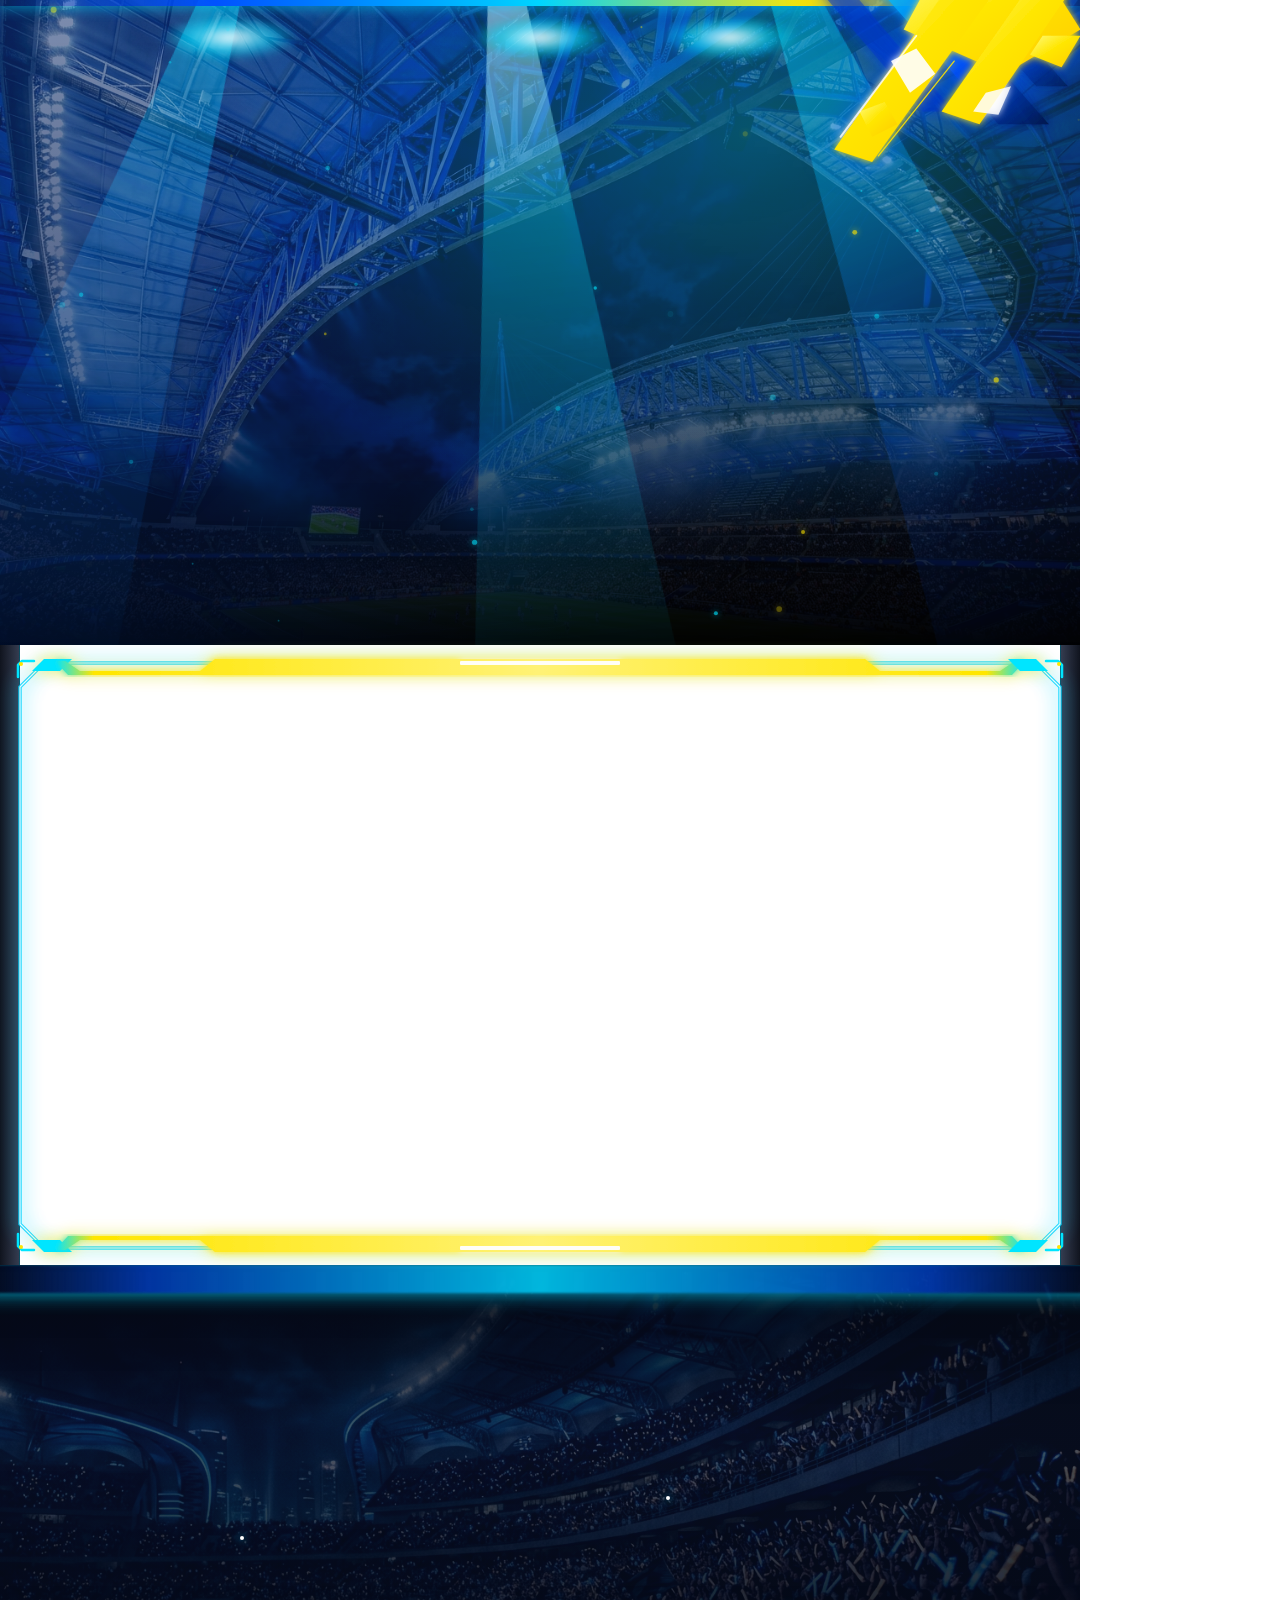
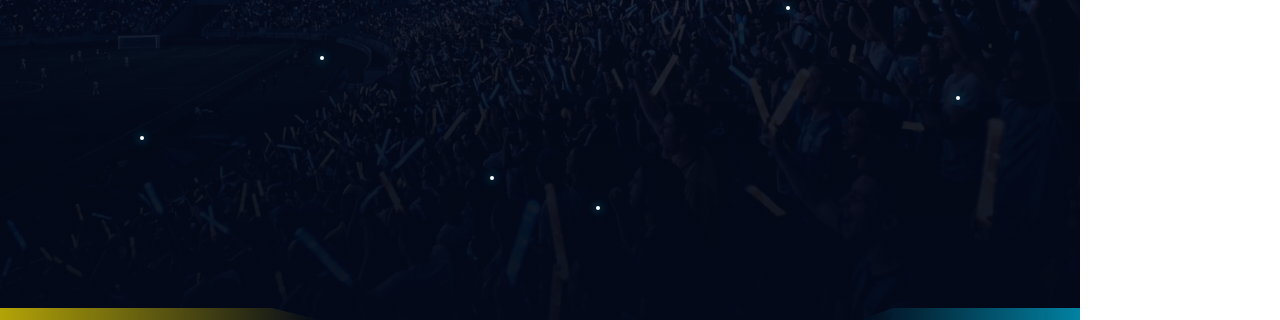
<file: efootball-overlay/index.html>
<!DOCTYPE html>
<html lang="id">
<head>
  <meta charset="UTF-8">
  <meta name="viewport" content="width=1080, height=1920, initial-scale=1.0, user-scalable=no">
  <title>eFootball TikTok LIVE Overlay</title>
  <link rel="stylesheet" href="css/style.css">
  <style>
    /* Ensure clean zero-margin transparent background for OBS Studio */
    html, body {
      margin: 0;
      padding: 0;
      width: 1080px;
      height: 1920px;
      overflow: hidden;
      background: transparent !important;
    }
  </style>
</head>
<body>

  <!-- ========================================================================
       MAIN 9:16 STREAMING OVERLAY VIEWPORT (1080 x 1920)
       ======================================================================== -->
  <main class="overlay-viewport" id="overlayCanvas">

    <!-- Celebration Gold Floodlight Burst Layer -->
    <div class="gold-floodlight-burst" id="goldBurstLayer"></div>

    <!-- ====================================================================
         SECTION A: HEADER (Top Stadium & Electric Blue Light Beams)
         ==================================================================== -->
    <header class="header-section" aria-label="Stadium Header">
      <!-- High-res stadium roof trusses & floodlights -->
      <div class="stadium-roof-bg"></div>
      
      <!-- Depth vignette & color grade -->
      <div class="stadium-roof-vignette"></div>
      <div class="stadium-color-grade"></div>

      <!-- Volumetric Stadium Light Beams & Flares -->
      <div class="light-beams-layer" id="lightBeamsLayer">
        <div class="beam beam-1"></div>
        <div class="beam beam-2"></div>
        <div class="beam beam-3"></div>
        <div class="beam-flare flare-1"></div>
        <div class="beam-flare flare-2"></div>
        <div class="beam-flare flare-3"></div>
      </div>

      <!-- Dynamic Diagonal Sports Energy Slashes (Volt Yellow & Electric Blue) -->
      <div class="diagonal-slashes-layer" id="diagonalSlashesLayer">
        <div class="slash-cluster">
          <img src="assets/decorations/slashes.svg" alt="" class="slash-blade slash-blade-yellow-primary">
        </div>
      </div>

      <!-- Atmospheric Arena Dust Particles Canvas -->
      <canvas id="particlesCanvas" class="particles-canvas"></canvas>

      <!-- Top Arena LED Rim Light -->
      <div class="arena-top-led-rim"></div>
    </header>


    <!-- ====================================================================
         SECTION B: GAMEPLAY AREA (16:9 Dedicated Transparent Cutout)
         ==================================================================== -->
    <section class="gameplay-section" id="gameplaySection" aria-label="eFootball Gameplay Viewport">
      
      <!-- Optional Left/Right Cyber Spacers to blend cleanly with 1080px width -->
      <div class="side-spacer-left"></div>
      <div class="side-spacer-right"></div>

      <!-- 16:9 Inner Viewport - COMPLETELY TRANSPARENT FOR OBS GAME SOURCE -->
      <div class="gameplay-cutout" id="gameplayCutout">
        
        <!-- Calibration Layer: Hidden by default, only activated during setup if requested -->
        <div class="gameplay-simulator-layer" id="gameplaySimulatorLayer">
          <div class="simulator-pitch">
            <div class="simulator-pitch-lines"></div>
            <div class="simulator-pitch-center"></div>
            <div class="simulator-pitch-half"></div>
            <div class="simulator-watermark-guide">16:9 Gameplay Alignment Guide (Transparent on Stream)</div>
          </div>
        </div>

        <!-- Sleek Cyber Esports Frame -->
        <div class="gameplay-frame">
          <!-- SVG Outer Chamfered Glow Frame -->
          <svg class="frame-border-svg" viewBox="0 0 1040 585" preserveAspectRatio="none">
            <!-- Cut corner polygon (Chamfers on all 4 corners) -->
            <polygon class="frame-stroke-glow" points="
              24,0 
              1016,0 
              1040,24 
              1040,561 
              1016,585 
              24,585 
              0,561 
              0,24
            " />
            <polygon class="frame-stroke-inner" points="
              24,0 
              1016,0 
              1040,24 
              1040,561 
              1016,585 
              24,585 
              0,561 
              0,24
            " />
          </svg>

          <!-- Top Cyber Runner (Electric Yellow with Cyan Accents) -->
          <div class="frame-accent-top">
            <img src="assets/decorations/frame_runner_top.svg" alt="" class="accent-runner-bar">
          </div>

          <!-- Bottom Cyber Runner (Electric Yellow with Cyan Accents) -->
          <div class="frame-accent-bottom">
            <img src="assets/decorations/frame_runner_bottom.svg" alt="" class="accent-runner-bar">
          </div>

          <!-- Corner Brackets -->
          <div class="corner-bracket corner-tl">
            <img src="assets/decorations/corner_bracket.svg" alt="">
          </div>
          <div class="corner-bracket corner-tr" style="transform: scaleX(-1);">
            <img src="assets/decorations/corner_bracket.svg" alt="">
          </div>
          <div class="corner-bracket corner-bl" style="transform: scaleY(-1);">
            <img src="assets/decorations/corner_bracket.svg" alt="">
          </div>
          <div class="corner-bracket corner-br" style="transform: scale(-1);">
            <img src="assets/decorations/corner_bracket.svg" alt="">
          </div>
        </div>

      </div>
    </section>


    <!-- ====================================================================
         SECTION C: FOOTER (Stadium Bleachers & Cheering Crowd Atmosphere)
         ==================================================================== -->
    <footer class="footer-section" aria-label="Stadium Bleachers and Crowd">
      <!-- Realistic grandstand crowd silhouette & stadium atmosphere -->
      <div class="stadium-crowd-bg"></div>

      <!-- Scrim to guarantee maximum legibility for native TikTok LIVE chat -->
      <div class="crowd-vignette-scrim"></div>

      <!-- Curved LED Ribbon Arc at grandstand rim -->
      <div class="stadium-ribbon-arc"></div>

      <!-- Spectator Cheering LED Stick Sparkles -->
      <div class="crowd-lights-layer" id="crowdLightsLayer">
        <div class="crowd-sparkle sparkle-1"></div>
        <div class="crowd-sparkle sparkle-2"></div>
        <div class="crowd-sparkle sparkle-3"></div>
        <div class="crowd-sparkle sparkle-4"></div>
        <div class="crowd-sparkle sparkle-5"></div>
        <div class="crowd-sparkle sparkle-6"></div>
        <div class="crowd-sparkle sparkle-7"></div>
        <div class="crowd-sparkle sparkle-8"></div>
      </div>

      <!-- Minimalist Yellow & Cyan Bottom Geometric Trim -->
      <div class="footer-accent-slash"></div>
      <div class="footer-accent-slash-right"></div>
    </footer>

  </main>

  <!-- Centralized Script Runtime -->
  <script src="js/main.js"></script>
</body>
</html>
</file>
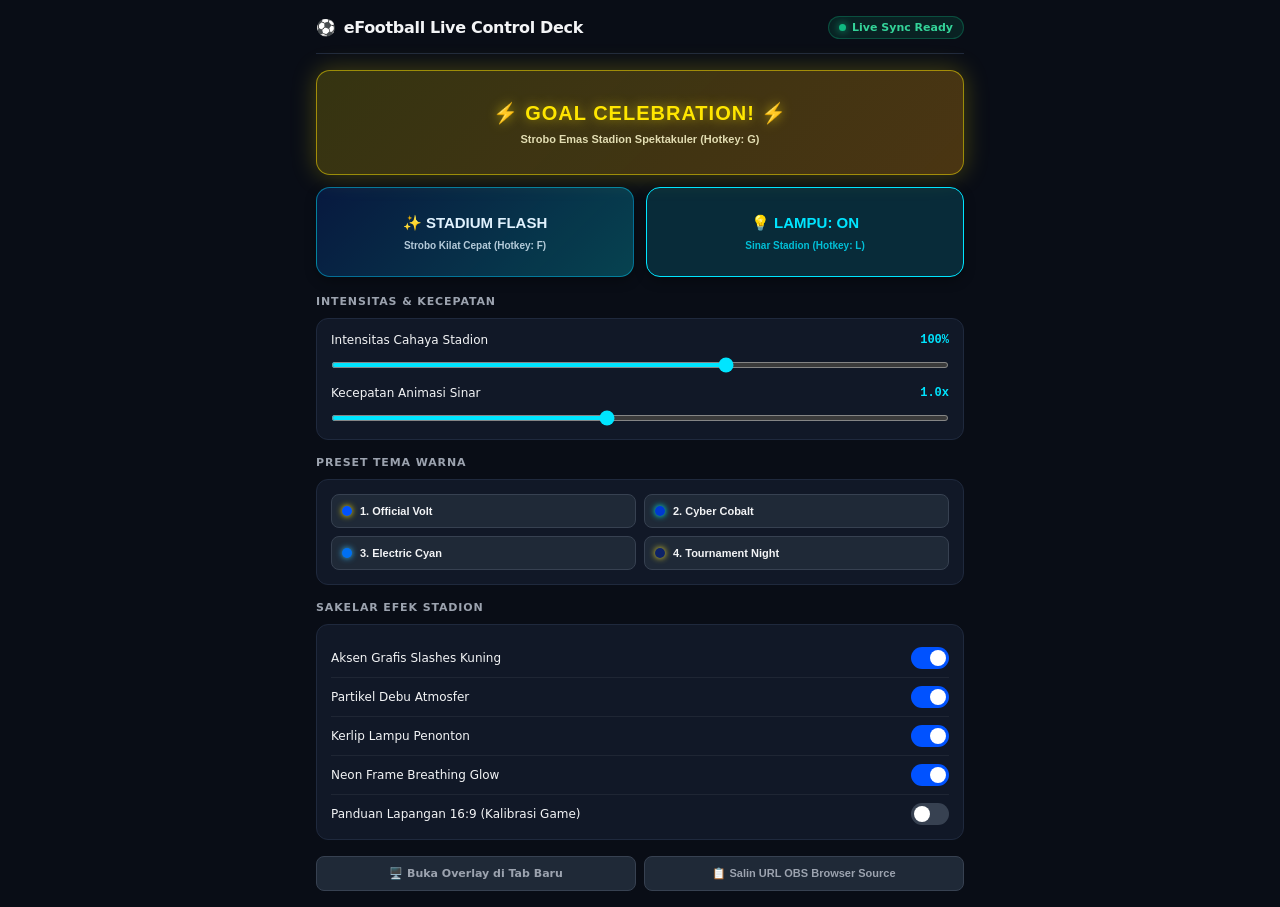
<file: efootball-overlay/panel.html>
<!DOCTYPE html>
<html lang="id">
<head>
  <meta charset="UTF-8">
  <meta name="viewport" content="width=device-width, initial-scale=1.0, maximum-scale=1.0, user-scalable=no">
  <title>eFootball Overlay Remote Controller</title>
  <style>
    :root {
      --bg: #090d16;
      --card-bg: #111827;
      --card-border: #1f293d;
      --accent-yellow: #ffe600;
      --accent-blue: #0052ff;
      --accent-cyan: #00e5ff;
      --text: #f3f4f6;
      --text-muted: #9ca3af;
    }

    * { box-sizing: border-box; margin: 0; padding: 0; }

    body {
      background-color: var(--bg);
      color: var(--text);
      font-family: system-ui, -apple-system, BlinkMacSystemFont, "Segoe UI", Roboto, sans-serif;
      padding: 16px;
      user-select: none;
      -webkit-font-smoothing: antialiased;
      max-width: 680px;
      margin: 0 auto;
    }

    header {
      display: flex;
      align-items: center;
      justify-content: space-between;
      padding-bottom: 14px;
      margin-bottom: 16px;
      border-bottom: 1px solid var(--card-border);
    }

    .brand-title {
      font-size: 16px;
      font-weight: 800;
      letter-spacing: -0.02em;
      display: flex;
      align-items: center;
      gap: 8px;
    }

    .status-badge {
      display: inline-flex;
      align-items: center;
      gap: 6px;
      font-size: 11px;
      font-weight: 600;
      color: #34d399;
      background: rgba(16, 185, 129, 0.12);
      padding: 4px 10px;
      border-radius: 9999px;
      border: 1px solid rgba(16, 185, 129, 0.3);
    }

    .status-dot {
      width: 7px;
      height: 7px;
      border-radius: 50%;
      background: #10b981;
      box-shadow: 0 0 8px #10b981;
    }

    /* Huge Action Trigger Cards (Stream Deck Style) */
    .action-grid {
      display: grid;
      grid-template-columns: 1fr 1fr;
      gap: 12px;
      margin-bottom: 18px;
    }

    .btn-action {
      background: var(--card-bg);
      border: 1px solid var(--card-border);
      border-radius: 14px;
      padding: 16px;
      color: var(--text);
      font-size: 13px;
      font-weight: 700;
      display: flex;
      flex-direction: column;
      align-items: center;
      justify-content: center;
      gap: 8px;
      cursor: pointer;
      transition: all 0.12s ease;
      touch-action: manipulation;
      min-height: 90px;
      box-shadow: 0 4px 12px rgba(0,0,0,0.3);
    }

    .btn-action:active {
      transform: scale(0.96);
    }

    .btn-goal {
      grid-column: span 2;
      background: linear-gradient(135deg, rgba(255, 230, 0, 0.18) 0%, rgba(245, 158, 11, 0.28) 100%);
      border: 1px solid rgba(255, 230, 0, 0.5);
      color: #fffbcf;
      min-height: 105px;
      box-shadow: 0 0 25px rgba(255, 230, 0, 0.25);
    }

    .btn-goal:hover, .btn-goal:active {
      background: linear-gradient(135deg, rgba(255, 230, 0, 0.3) 0%, rgba(245, 158, 11, 0.45) 100%);
      border-color: #ffe600;
      box-shadow: 0 0 35px rgba(255, 230, 0, 0.5);
    }

    .btn-goal .main-label {
      font-size: 20px;
      font-weight: 900;
      letter-spacing: 0.05em;
      text-transform: uppercase;
      color: #ffe600;
      text-shadow: 0 0 12px rgba(255, 230, 0, 0.6);
      display: flex;
      align-items: center;
      gap: 8px;
    }

    .btn-flash {
      background: linear-gradient(135deg, rgba(0, 82, 255, 0.18) 0%, rgba(0, 229, 255, 0.25) 100%);
      border: 1px solid rgba(0, 212, 255, 0.45);
      color: #e0f2fe;
    }

    .btn-flash:active {
      background: linear-gradient(135deg, rgba(0, 82, 255, 0.35) 0%, rgba(0, 229, 255, 0.45) 100%);
      box-shadow: 0 0 20px rgba(0, 212, 255, 0.5);
    }

    .btn-lights {
      border: 1px solid var(--card-border);
    }

    .btn-lights.active {
      background: rgba(0, 212, 255, 0.15);
      border-color: var(--accent-cyan);
      color: var(--accent-cyan);
    }

    .section-title {
      font-size: 11px;
      font-weight: 700;
      letter-spacing: 0.08em;
      text-transform: uppercase;
      color: var(--text-muted);
      margin-bottom: 10px;
      display: flex;
      align-items: center;
      gap: 6px;
    }

    .panel-card {
      background: var(--card-bg);
      border: 1px solid var(--card-border);
      border-radius: 12px;
      padding: 14px;
      margin-bottom: 16px;
    }

    /* Slider rows */
    .slider-row {
      margin-bottom: 14px;
    }

    .slider-row:last-child {
      margin-bottom: 0;
    }

    .slider-header {
      display: flex;
      justify-content: space-between;
      font-size: 12px;
      margin-bottom: 6px;
      color: var(--text);
    }

    .slider-val {
      font-family: monospace;
      color: var(--accent-cyan);
      font-weight: 700;
    }

    input[type="range"] {
      width: 100%;
      height: 6px;
      background: #1f2937;
      border-radius: 4px;
      accent-color: var(--accent-cyan);
      cursor: pointer;
    }

    /* Preset Grid */
    .preset-grid {
      display: grid;
      grid-template-columns: repeat(2, 1fr);
      gap: 8px;
    }

    .btn-preset {
      background: #1f2937;
      border: 1px solid #374151;
      border-radius: 8px;
      padding: 10px;
      color: var(--text);
      font-size: 11px;
      font-weight: 600;
      text-align: left;
      cursor: pointer;
      display: flex;
      align-items: center;
      gap: 8px;
      transition: border-color 0.15s;
    }

    .btn-preset:hover, .btn-preset:active {
      border-color: var(--accent-cyan);
    }

    .preset-dot {
      width: 10px;
      height: 10px;
      border-radius: 50%;
      flex-shrink: 0;
    }

    /* Toggle Switches */
    .toggle-row {
      display: flex;
      align-items: center;
      justify-content: space-between;
      padding: 8px 0;
      border-bottom: 1px solid rgba(255,255,255,0.06);
      font-size: 12px;
    }

    .toggle-row:last-child {
      border-bottom: none;
      padding-bottom: 0;
    }

    .toggle-switch {
      position: relative;
      display: inline-block;
      width: 38px;
      height: 22px;
    }

    .toggle-switch input {
      opacity: 0;
      width: 0;
      height: 0;
    }

    .toggle-slider {
      position: absolute;
      cursor: pointer;
      inset: 0;
      background-color: #374151;
      transition: .2s;
      border-radius: 22px;
    }

    .toggle-slider:before {
      position: absolute;
      content: "";
      height: 16px;
      width: 16px;
      left: 3px;
      bottom: 3px;
      background-color: white;
      transition: .2s;
      border-radius: 50%;
    }

    input:checked + .toggle-slider {
      background-color: var(--accent-blue);
    }

    input:checked + .toggle-slider:before {
      transform: translateX(16px);
    }

    .footer-links {
      display: flex;
      gap: 8px;
      margin-top: 14px;
    }

    .btn-secondary {
      flex: 1;
      background: #1f2937;
      border: 1px solid #374151;
      border-radius: 8px;
      padding: 10px;
      color: var(--text-muted);
      font-size: 11px;
      font-weight: 600;
      cursor: pointer;
      text-align: center;
      text-decoration: none;
      display: flex;
      align-items: center;
      justify-content: center;
      gap: 6px;
    }

    .btn-secondary:hover {
      color: #fff;
      border-color: #4b5563;
    }

    .toast {
      position: fixed;
      bottom: 20px;
      left: 50%;
      transform: translateX(-50%) translateY(50px);
      background: #10b981;
      color: #000;
      font-size: 12px;
      font-weight: 700;
      padding: 8px 16px;
      border-radius: 9999px;
      opacity: 0;
      transition: all 0.25s ease;
      pointer-events: none;
      box-shadow: 0 4px 15px rgba(16, 185, 129, 0.4);
      z-index: 100;
    }

    .toast.show {
      transform: translateX(-50%) translateY(0);
      opacity: 1;
    }
  </style>
</head>
<body>

  <header>
    <div class="brand-title">
      <span style="color: var(--accent-blue);">⚽</span>
      <span>eFootball Live Control Deck</span>
    </div>
    <div class="status-badge" id="connStatus">
      <span class="status-dot"></span>
      <span>Live Sync Ready</span>
    </div>
  </header>

  <!-- Big Tactical Triggers -->
  <div class="action-grid">
    <!-- Huge Goal Button -->
    <button class="btn-action btn-goal" id="btnGoal" onclick="sendGoal()">
      <div class="main-label">⚡ GOAL CELEBRATION! ⚡</div>
      <div style="font-size: 11px; opacity: 0.85;">Strobo Emas Stadion Spektakuler (Hotkey: G)</div>
    </button>

    <!-- Stadium Flash -->
    <button class="btn-action btn-flash" id="btnFlash" onclick="sendFlash()">
      <div style="font-size: 15px; font-weight: 800;">✨ STADIUM FLASH</div>
      <div style="font-size: 10px; opacity: 0.8;">Strobo Kilat Cepat (Hotkey: F)</div>
    </button>

    <!-- Lights On/Off -->
    <button class="btn-action btn-lights active" id="btnLights" onclick="toggleLights()">
      <div style="font-size: 15px; font-weight: 800;" id="lightsLabel">💡 LAMPU: ON</div>
      <div style="font-size: 10px; opacity: 0.8;">Sinar Stadion (Hotkey: L)</div>
    </button>
  </div>

  <!-- Intensity & Atmosphere -->
  <div class="section-title">Intensitas & Kecepatan</div>
  <div class="panel-card">
    <div class="slider-row">
      <div class="slider-header">
        <span>Intensitas Cahaya Stadion</span>
        <span class="slider-val" id="valIntensity">100%</span>
      </div>
      <input type="range" min="0.1" max="1.5" step="0.05" value="1.0" id="rangeIntensity" oninput="updateIntensity(this.value)">
    </div>

    <div class="slider-row">
      <div class="slider-header">
        <span>Kecepatan Animasi Sinar</span>
        <span class="slider-val" id="valSpeed">1.0x</span>
      </div>
      <input type="range" min="0.2" max="2.0" step="0.1" value="1.0" id="rangeSpeed" oninput="updateSpeed(this.value)">
    </div>
  </div>

  <!-- Color Themes -->
  <div class="section-title">Preset Tema Warna</div>
  <div class="panel-card">
    <div class="preset-grid">
      <button class="btn-preset" onclick="setPreset(1)">
        <span class="preset-dot" style="background: #0052ff; box-shadow: 0 0 6px #ffe600;"></span>
        <span>1. Official Volt</span>
      </button>
      <button class="btn-preset" onclick="setPreset(2)">
        <span class="preset-dot" style="background: #0038d1; box-shadow: 0 0 6px #00ffff;"></span>
        <span>2. Cyber Cobalt</span>
      </button>
      <button class="btn-preset" onclick="setPreset(3)">
        <span class="preset-dot" style="background: #0070f3; box-shadow: 0 0 6px #38bdf8;"></span>
        <span>3. Electric Cyan</span>
      </button>
      <button class="btn-preset" onclick="setPreset(4)">
        <span class="preset-dot" style="background: #0d2268; box-shadow: 0 0 6px #ffea2e;"></span>
        <span>4. Tournament Night</span>
      </button>
    </div>
  </div>

  <!-- Effect Toggles -->
  <div class="section-title">Sakelar Efek Stadion</div>
  <div class="panel-card">
    <div class="toggle-row">
      <span>Aksen Grafis Slashes Kuning</span>
      <label class="toggle-switch">
        <input type="checkbox" checked id="chkSlashes" onchange="toggleEffect('enableDiagonalSlashes', this.checked)">
        <span class="toggle-slider"></span>
      </label>
    </div>
    <div class="toggle-row">
      <span>Partikel Debu Atmosfer</span>
      <label class="toggle-switch">
        <input type="checkbox" checked id="chkParticles" onchange="toggleEffect('enableAtmosphericDust', this.checked)">
        <span class="toggle-slider"></span>
      </label>
    </div>
    <div class="toggle-row">
      <span>Kerlip Lampu Penonton</span>
      <label class="toggle-switch">
        <input type="checkbox" checked id="chkCrowd" onchange="toggleEffect('enableCrowdLeds', this.checked)">
        <span class="toggle-slider"></span>
      </label>
    </div>
    <div class="toggle-row">
      <span>Neon Frame Breathing Glow</span>
      <label class="toggle-switch">
        <input type="checkbox" checked id="chkGlow" onchange="toggleEffect('enableBorderGlow', this.checked)">
        <span class="toggle-slider"></span>
      </label>
    </div>
    <div class="toggle-row">
      <span>Panduan Lapangan 16:9 (Kalibrasi Game)</span>
      <label class="toggle-switch">
        <input type="checkbox" id="chkPitch" onchange="toggleEffect('simulateGameplayPitch', this.checked)">
        <span class="toggle-slider"></span>
      </label>
    </div>
  </div>

  <!-- Bottom Links -->
  <div class="footer-links">
    <a href="index.html?stream=1" target="_blank" class="btn-secondary">
      <span>🖥️ Buka Overlay di Tab Baru</span>
    </a>
    <button onclick="copyObsUrl()" class="btn-secondary">
      <span id="copyLabel">📋 Salin URL OBS Browser Source</span>
    </button>
  </div>

  <div class="toast" id="toastMsg">Tindakan Terkirim!</div>

  <script>
    // BroadcastChannel cross-window/tab communication
    let broadcastChannel = null;
    try {
      if (typeof BroadcastChannel !== 'undefined') {
        broadcastChannel = new BroadcastChannel('efootball_overlay_channel');
      }
    } catch(e) {
      console.warn('BroadcastChannel error', e);
    }

    let lightsActive = true;

    function sendCommand(action, payload) {
      const msg = { action: action, payload: payload, timestamp: Date.now() };
      
      // 1. Send via BroadcastChannel (instant for open tabs/windows/OBS docks)
      if (broadcastChannel) {
        broadcastChannel.postMessage(msg);
      }
      
      // 2. Send via localStorage (fallback event listener across windows)
      try {
        localStorage.setItem('efootball_overlay_action', JSON.stringify(msg));
      } catch(e) {}

      showToast();
    }

    function sendGoal() {
      sendCommand('GOAL_CELEBRATION');
      const btn = document.getElementById('btnGoal');
      btn.style.filter = 'brightness(1.5)';
      setTimeout(() => { btn.style.filter = ''; }, 300);
    }

    function sendFlash() {
      sendCommand('STROBE_FLASH');
    }

    function toggleLights() {
      lightsActive = !lightsActive;
      const btn = document.getElementById('btnLights');
      const label = document.getElementById('lightsLabel');
      if (lightsActive) {
        btn.classList.add('active');
        label.innerText = '💡 LAMPU: ON';
      } else {
        btn.classList.remove('active');
        label.innerText = '💡 LAMPU: OFF';
      }
      sendCommand('TOGGLE_LIGHTS');
    }

    function updateIntensity(val) {
      document.getElementById('valIntensity').innerText = Math.round(val * 100) + '%';
      sendCommand('UPDATE_CONFIG', { lightIntensity: parseFloat(val) });
    }

    function updateSpeed(val) {
      document.getElementById('valSpeed').innerText = parseFloat(val).toFixed(1) + 'x';
      sendCommand('UPDATE_CONFIG', { animationSpeed: parseFloat(val) });
    }

    function setPreset(idx) {
      sendCommand('SET_PRESET', null, idx);
      // also send as action with preset field
      if (broadcastChannel) {
        broadcastChannel.postMessage({ action: 'SET_PRESET', preset: idx, timestamp: Date.now() });
      }
      try {
        localStorage.setItem('efootball_overlay_action', JSON.stringify({ action: 'SET_PRESET', preset: idx, timestamp: Date.now() }));
      } catch(e) {}
    }

    function toggleEffect(key, state) {
      const payload = {};
      payload[key] = state;
      sendCommand('UPDATE_CONFIG', payload);
    }

    function showToast() {
      const t = document.getElementById('toastMsg');
      t.classList.add('show');
      setTimeout(() => t.classList.remove('show'), 1200);
    }

    function copyObsUrl() {
      const url = window.location.origin + window.location.pathname.replace('panel.html', 'index.html') + '?stream=1';
      navigator.clipboard.writeText(url);
      const lbl = document.getElementById('copyLabel');
      lbl.innerText = '✅ URL OBS Tersalin!';
      setTimeout(() => { lbl.innerText = '📋 Salin URL OBS Browser Source'; }, 2000);
    }

    // Keyboard support on the panel as well
    window.addEventListener('keydown', (e) => {
      const k = e.key.toLowerCase();
      if (k === 'g') sendGoal();
      else if (k === 'f') sendFlash();
      else if (k === 'l') toggleLights();
      else if (['1', '2', '3', '4'].includes(k)) setPreset(parseInt(k, 10));
    });
  </script>
</body>
</html>
</file>
<file: efootball-overlay/css/style.css>
/* ==========================================================================
   eFootball TikTok LIVE Stream Overlay (9:16 - 1080x1920)
   Author: Production Stream Graphics Engine
   Compatibility: OBS Studio Browser Source, TikTok LIVE Studio, Chrome
   ========================================================================== */

:root {
  /* Core Theme Colors */
  --primary-color: #0052ff;       /* eFootball Electric Cobalt Blue */
  --primary-glow: #00d4ff;        /* Neon Cyan Glow */
  --accent-color: #ffe600;         /* High-Voltage Dynamic Yellow */
  --accent-glow: #fff275;         /* Soft Yellow Flare */
  --bg-navy: #020b24;             /* Stadium Deep Navy */
  --bg-dark: #030712;             /* Pure Night Void */

  /* Tuning Variables */
  --light-intensity: 1;           /* 0 to 1.5 */
  --anim-speed: 1;                /* Multiplier for animations */
  --gameplay-width: 1040px;       /* 16:9 width inside 1080 canvas */
  --gameplay-height: 585px;       /* 16:9 height (1040 / 1.777) */
  --gameplay-y-offset: 0px;       /* Vertical centering adjustment */
  
  /* Effect Toggles (1 = on, 0 = off) */
  --toggle-beams: 1;
  --toggle-slashes: 1;
  --toggle-particles: 1;
  --toggle-crowd-lights: 1;
  --toggle-border-glow: 1;
}

/* Reset & Base Rules */
*, *::before, *::after {
  box-sizing: border-box;
  margin: 0;
  padding: 0;
}

html, body {
  width: 100%;
  height: 100%;
  margin: 0;
  padding: 0;
  overflow: hidden;
  background-color: transparent !important;
  font-family: system-ui, -apple-system, BlinkMacSystemFont, "Segoe UI", Roboto, sans-serif;
  -webkit-font-smoothing: antialiased;
  -moz-osx-font-smoothing: grayscale;
}

/* Base Canvas: Native 1080x1920 (9:16 Portrait) */
.overlay-viewport {
  position: relative;
  width: 1080px;
  height: 1920px;
  margin: 0 auto;
  overflow: hidden;
  background: transparent;
  user-select: none;
  pointer-events: none;
}

/* ==========================================================================
   SECTION A: HEADER (Top Stadium & Light Beams)
   ========================================================================== */
.header-section {
  position: absolute;
  top: 0;
  left: 0;
  width: 1080px;
  height: 645px;
  overflow: hidden;
  pointer-events: none;
  z-index: 10;
}

/* Stadium Roof Architecture Backdrop */
.stadium-roof-bg {
  position: absolute;
  top: 0;
  left: 0;
  width: 100%;
  height: 100%;
  background-image: url('../assets/stadium/roof_lights.jpg');
  background-size: cover;
  background-position: center top;
  filter: contrast(1.15) brightness(0.9);
  opacity: 0.92;
}

/* Atmospheric Gradient Vignette over Stadium Roof */
.stadium-roof-vignette {
  position: absolute;
  inset: 0;
  background: radial-gradient(circle at 50% 15%, rgba(0, 82, 255, 0.25) 0%, transparent 60%),
              linear-gradient(180deg, rgba(2, 11, 36, 0.45) 0%, rgba(2, 11, 36, 0.7) 65%, rgba(3, 7, 18, 0.98) 95%, rgba(0, 0, 0, 1) 100%);
  mix-blend-mode: multiply;
}

/* Electric Blue Color Grade Overlay */
.stadium-color-grade {
  position: absolute;
  inset: 0;
  background: radial-gradient(ellipse at 70% 20%, rgba(0, 212, 255, calc(0.35 * var(--light-intensity))) 0%, transparent 55%),
              linear-gradient(135deg, rgba(0, 82, 255, calc(0.3 * var(--light-intensity))) 0%, transparent 70%);
  mix-blend-mode: screen;
}

/* Dynamic Volumetric Stadium Searchlights / Light Beams */
.light-beams-layer {
  position: absolute;
  inset: 0;
  opacity: calc(var(--toggle-beams) * var(--light-intensity));
  mix-blend-mode: screen;
  pointer-events: none;
}

.beam {
  position: absolute;
  top: -60px;
  transform-origin: top center;
  opacity: 0.65;
  filter: blur(8px);
  will-change: transform, opacity;
}

.beam-1 {
  left: 120px;
  width: 240px;
  height: 850px;
  background: linear-gradient(180deg, rgba(0, 212, 255, 0.8) 0%, rgba(0, 120, 255, 0.3) 40%, transparent 90%);
  clip-path: polygon(45% 0, 55% 0, 100% 100%, 0% 100%);
  transform: rotate(18deg);
  animation: sweepBeam1 calc(9s / var(--anim-speed)) ease-in-out infinite alternate;
}

.beam-2 {
  left: 360px;
  width: 280px;
  height: 920px;
  background: linear-gradient(180deg, rgba(255, 255, 255, 0.9) 0%, rgba(0, 212, 255, 0.45) 30%, transparent 85%);
  clip-path: polygon(46% 0, 54% 0, 95% 100%, 5% 100%);
  transform: rotate(-6deg);
  animation: sweepBeam2 calc(11s / var(--anim-speed)) ease-in-out infinite alternate;
}

.beam-3 {
  right: 180px;
  width: 260px;
  height: 880px;
  background: linear-gradient(180deg, rgba(0, 212, 255, 0.75) 0%, rgba(0, 82, 255, 0.35) 45%, transparent 90%);
  clip-path: polygon(44% 0, 56% 0, 100% 100%, 0% 100%);
  transform: rotate(-22deg);
  animation: sweepBeam3 calc(8s / var(--anim-speed)) ease-in-out infinite alternate;
}

.beam-flare {
  position: absolute;
  top: 15px;
  width: 140px;
  height: 45px;
  border-radius: 50%;
  background: radial-gradient(ellipse at center, rgba(255, 255, 255, 0.95) 0%, rgba(0, 212, 255, 0.6) 40%, transparent 70%);
  filter: blur(4px);
  animation: flarePulse calc(4s / var(--anim-speed)) ease-in-out infinite alternate;
}

.flare-1 { left: 160px; }
.flare-2 { left: 470px; }
.flare-3 { right: 280px; }

/* Dynamic Diagonal Energy Slashes (Volt Yellow & Electric Blue) */
.diagonal-slashes-layer {
  position: absolute;
  top: 0;
  right: 0;
  width: 580px;
  height: 460px;
  pointer-events: none;
  opacity: var(--toggle-slashes);
  z-index: 15;
}

.slash-cluster {
  position: absolute;
  top: -40px;
  right: -40px;
  width: 540px;
  height: 380px;
}

/* Sharp angled SVG blades & geometric streaks */
.slash-blade {
  position: absolute;
  transform-origin: top right;
  filter: drop-shadow(0 0 16px rgba(0, 82, 255, 0.7));
  will-change: transform, opacity;
}

.slash-blade-yellow-primary {
  top: 0;
  right: 0;
  width: 420px;
  height: 240px;
  animation: slashShimmer calc(5s / var(--anim-speed)) ease-in-out infinite alternate;
}

.slash-blade-yellow-sub {
  top: 130px;
  right: 20px;
  width: 320px;
  height: 140px;
  animation: slashSubtlePulse calc(6s / var(--anim-speed)) ease-in-out infinite alternate;
}

.slash-blade-blue {
  top: 50px;
  right: 120px;
  width: 280px;
  height: 180px;
  mix-blend-mode: screen;
}

/* Top Horizontal Arena Trusses / LED strip */
.arena-top-led-rim {
  position: absolute;
  top: 0;
  left: 0;
  width: 100%;
  height: 6px;
  background: linear-gradient(90deg, 
    transparent 0%, 
    var(--primary-color) 20%, 
    var(--primary-glow) 50%, 
    var(--accent-color) 75%, 
    transparent 100%
  );
  box-shadow: 0 0 14px var(--primary-glow);
}

/* Floating Arena Atmospheric Particles */
.particles-canvas {
  position: absolute;
  inset: 0;
  width: 100%;
  height: 100%;
  pointer-events: none;
  opacity: calc(var(--toggle-particles) * 0.75);
}

/* ==========================================================================
   SECTION B: GAMEPLAY AREA (16:9 Dedicated Transparent Cutout)
   ========================================================================== */
.gameplay-section {
  position: absolute;
  top: 645px;
  left: 0;
  width: 1080px;
  height: 620px;
  display: flex;
  align-items: center;
  justify-content: center;
  transform: translateY(var(--gameplay-y-offset));
  z-index: 20;
  pointer-events: none;
}

/* The 16:9 Inner Viewport - GUARANTEED 100% TRANSPARENT FOR GAME SOURCE */
.gameplay-cutout {
  position: relative;
  width: var(--gameplay-width);
  height: var(--gameplay-height);
  background-color: transparent !important;
  background: transparent !important;
  pointer-events: none;
}

/* Test Simulator Screen (Hidden during real streaming, toggleable for calibration) */
.gameplay-simulator-layer {
  display: none;
  position: absolute;
  inset: 0;
  pointer-events: none;
  z-index: 1;
}

.gameplay-simulator-layer.active {
  display: block;
}

.simulator-pitch {
  width: 100%;
  height: 100%;
  background: 
    radial-gradient(circle at 50% 50%, rgba(20, 83, 45, 0.9) 0%, rgba(5, 46, 22, 0.98) 100%),
    repeating-linear-gradient(90deg, transparent, transparent 60px, rgba(255, 255, 255, 0.04) 60px, rgba(255, 255, 255, 0.04) 120px);
  position: relative;
  display: flex;
  flex-direction: column;
  align-items: center;
  justify-content: center;
  border-radius: 8px;
  overflow: hidden;
}

.simulator-pitch-lines {
  position: absolute;
  inset: 20px;
  border: 2px solid rgba(255, 255, 255, 0.25);
}

.simulator-pitch-center {
  position: absolute;
  width: 120px;
  height: 120px;
  border: 2px solid rgba(255, 255, 255, 0.25);
  border-radius: 50%;
}

.simulator-pitch-half {
  position: absolute;
  top: 0;
  bottom: 0;
  left: 50%;
  width: 2px;
  background: rgba(255, 255, 255, 0.25);
}

.simulator-watermark-guide {
  position: relative;
  z-index: 2;
  font-size: 14px;
  font-weight: 700;
  letter-spacing: 0.1em;
  color: rgba(255, 255, 255, 0.45);
  text-transform: uppercase;
  padding: 8px 16px;
  background: rgba(0, 0, 0, 0.4);
  border: 1px dashed rgba(255, 255, 255, 0.2);
  border-radius: 4px;
}

/* Sleek Cyber Neon Esports Frame */
.gameplay-frame {
  position: absolute;
  inset: 0;
  pointer-events: none;
  z-index: 5;
}

/* Outer Glow Frame Path with Chamfered Corners */
.frame-border-svg {
  position: absolute;
  inset: 0;
  width: 100%;
  height: 100%;
  overflow: visible;
}

.frame-stroke-glow {
  fill: none;
  stroke: var(--primary-glow);
  stroke-width: 3.5px;
  opacity: calc(var(--toggle-border-glow) * 0.85);
  filter: drop-shadow(0 0 10px var(--primary-glow));
  animation: frameBreathing calc(4s / var(--anim-speed)) ease-in-out infinite alternate;
}

.frame-stroke-inner {
  fill: none;
  stroke: #ffffff;
  stroke-width: 1.2px;
  opacity: 0.9;
}

/* Angular Electric Yellow Accent Runners (Top and Bottom) */
.frame-accent-top {
  position: absolute;
  top: -10px;
  left: 0;
  width: 100%;
  height: 24px;
  pointer-events: none;
  z-index: 6;
}

.frame-accent-bottom {
  position: absolute;
  bottom: -10px;
  left: 0;
  width: 100%;
  height: 24px;
  pointer-events: none;
  z-index: 6;
}

.accent-runner-bar {
  width: 100%;
  height: 100%;
  filter: drop-shadow(0 0 8px rgba(255, 230, 0, 0.65));
}

/* Cyber Corner Brackets */
.corner-bracket {
  position: absolute;
  width: 36px;
  height: 36px;
  pointer-events: none;
  z-index: 7;
}

.corner-tl { top: -4px; left: -4px; }
.corner-tr { top: -4px; right: -4px; }
.corner-bl { bottom: -4px; left: -4px; }
.corner-br { bottom: -4px; right: -4px; }

/* Left/Right Cyber Inset Spacers */
.side-spacer-left {
  position: absolute;
  left: 0;
  top: 0;
  bottom: 0;
  width: calc((1080px - var(--gameplay-width)) / 2);
  background: linear-gradient(90deg, rgba(3, 7, 18, 0.95) 0%, rgba(2, 11, 36, 0.8) 100%);
  border-right: 1px solid rgba(0, 212, 255, 0.3);
  z-index: 3;
}

.side-spacer-right {
  position: absolute;
  right: 0;
  top: 0;
  bottom: 0;
  width: calc((1080px - var(--gameplay-width)) / 2);
  background: linear-gradient(270deg, rgba(3, 7, 18, 0.95) 0%, rgba(2, 11, 36, 0.8) 100%);
  border-left: 1px solid rgba(0, 212, 255, 0.3);
  z-index: 3;
}

/* ==========================================================================
   SECTION C: FOOTER (Stadium Bleachers & Cheering Crowd Atmosphere)
   ========================================================================== */
.footer-section {
  position: absolute;
  bottom: 0;
  left: 0;
  width: 1080px;
  height: 655px;
  overflow: hidden;
  pointer-events: none;
  z-index: 10;
}

/* Grandstand Bleachers Backdrop */
.stadium-crowd-bg {
  position: absolute;
  bottom: 0;
  left: 0;
  width: 100%;
  height: 100%;
  background-image: url('../assets/stadium/crowd_stands.jpg');
  background-size: cover;
  background-position: center bottom;
  filter: contrast(1.15) brightness(0.88);
  opacity: 0.94;
}

/* Multi-stop Contrast Scrim for TikTok LIVE Native Chat Clarity */
.crowd-vignette-scrim {
  position: absolute;
  inset: 0;
  background: linear-gradient(0deg, 
    rgba(2, 8, 24, 0.96) 0%, 
    rgba(2, 8, 24, 0.88) 45%, 
    rgba(2, 11, 36, 0.65) 75%, 
    rgba(3, 7, 18, 0.98) 100%
  );
}

/* Stadium LED Ribbon Arc at Crowd Tier Line */
.stadium-ribbon-arc {
  position: absolute;
  top: 0;
  left: -20px;
  right: -20px;
  height: 28px;
  background: linear-gradient(90deg,
    transparent 0%,
    rgba(0, 82, 255, 0.7) 15%,
    var(--primary-glow) 50%,
    rgba(0, 82, 255, 0.7) 85%,
    transparent 100%
  );
  filter: blur(1px);
  box-shadow: 0 0 20px var(--primary-glow);
  opacity: calc(var(--light-intensity) * 0.85);
}

/* Cheering Spectators Light Sticks & Flashbulbs Layer */
.crowd-lights-layer {
  position: absolute;
  inset: 0;
  opacity: calc(var(--toggle-crowd-lights) * var(--light-intensity));
  pointer-events: none;
}

/* Cheering sparkles (Pure CSS, GPU-friendly) */
.crowd-sparkle {
  position: absolute;
  width: 4px;
  height: 4px;
  border-radius: 50%;
  background: #ffffff;
  filter: drop-shadow(0 0 5px var(--primary-glow));
  will-change: opacity, transform;
}

.sparkle-1 { bottom: 180px; left: 140px; animation: twinkle calc(3s / var(--anim-speed)) infinite 0.2s; }
.sparkle-2 { bottom: 260px; left: 320px; animation: twinkle calc(4s / var(--anim-speed)) infinite 1.1s; }
.sparkle-3 { bottom: 140px; left: 490px; animation: twinkle calc(2.8s / var(--anim-speed)) infinite 0.6s; }
.sparkle-4 { bottom: 310px; right: 290px; animation: twinkle calc(3.5s / var(--anim-speed)) infinite 1.8s; }
.sparkle-5 { bottom: 220px; right: 120px; animation: twinkle calc(4.2s / var(--anim-speed)) infinite 0.9s; }
.sparkle-6 { bottom: 380px; left: 240px; animation: twinkle calc(3.1s / var(--anim-speed)) infinite 1.4s; }
.sparkle-7 { bottom: 420px; right: 410px; animation: twinkle calc(3.8s / var(--anim-speed)) infinite 2.2s; }
.sparkle-8 { bottom: 110px; right: 480px; animation: twinkle calc(2.6s / var(--anim-speed)) infinite 0.4s; }

/* Subtle Minimalist Yellow Angled Accent in Footer Edge */
.footer-accent-slash {
  position: absolute;
  bottom: 0;
  left: 0;
  width: 320px;
  height: 12px;
  background: linear-gradient(90deg, var(--accent-color) 0%, transparent 100%);
  clip-path: polygon(0 0, 85% 0, 100% 100%, 0 100%);
  opacity: 0.7;
}

.footer-accent-slash-right {
  position: absolute;
  bottom: 0;
  right: 0;
  width: 220px;
  height: 12px;
  background: linear-gradient(270deg, var(--primary-glow) 0%, transparent 100%);
  clip-path: polygon(15% 0, 100% 0, 100% 100%, 0 100%);
  opacity: 0.6;
}

/* ==========================================================================
   HARDWARE-ACCELERATED KEYFRAME ANIMATIONS
   (Compositor-only: transform, opacity, filter)
   ========================================================================== */
@keyframes sweepBeam1 {
  0% {
    transform: rotate(15deg);
    opacity: 0.45;
  }
  100% {
    transform: rotate(23deg);
    opacity: 0.75;
  }
}

@keyframes sweepBeam2 {
  0% {
    transform: rotate(-8deg);
    opacity: 0.55;
  }
  100% {
    transform: rotate(4deg);
    opacity: 0.85;
  }
}

@keyframes sweepBeam3 {
  0% {
    transform: rotate(-24deg);
    opacity: 0.5;
  }
  100% {
    transform: rotate(-16deg);
    opacity: 0.8;
  }
}

@keyframes flarePulse {
  0% {
    transform: scale(0.9);
    opacity: 0.6;
  }
  100% {
    transform: scale(1.15);
    opacity: 0.95;
  }
}

@keyframes slashShimmer {
  0% {
    filter: drop-shadow(0 0 12px rgba(255, 230, 0, 0.6)) brightness(1);
    transform: translateY(0);
  }
  100% {
    filter: drop-shadow(0 0 24px rgba(255, 230, 0, 0.95)) brightness(1.12);
    transform: translateY(-2px);
  }
}

@keyframes slashSubtlePulse {
  0% {
    opacity: 0.8;
  }
  100% {
    opacity: 1;
  }
}

@keyframes frameBreathing {
  0% {
    opacity: 0.65;
    filter: drop-shadow(0 0 8px var(--primary-glow));
  }
  100% {
    opacity: 0.95;
    filter: drop-shadow(0 0 16px var(--primary-glow));
  }
}

@keyframes twinkle {
  0%, 100% {
    opacity: 0.2;
    transform: scale(0.7);
  }
  50% {
    opacity: 1;
    transform: scale(1.4);
  }
}

/* Dynamic Lighting Flash & Goal Celebration Strobe FX */
.stadium-strobe {
  animation: strobePulse 0.45s ease-out !important;
}

.goal-celebration-active .header-section {
  animation: goalCelebrationAnim 3.2s cubic-bezier(0.16, 1, 0.3, 1) forwards !important;
}

.goal-celebration-active .beam-1 {
  animation: sweepBeam1 1.2s ease-in-out infinite alternate !important;
}

.goal-celebration-active .beam-2 {
  animation: sweepBeam2 1.4s ease-in-out infinite alternate !important;
}

.goal-celebration-active .beam-3 {
  animation: sweepBeam3 1.1s ease-in-out infinite alternate !important;
}

@keyframes strobePulse {
  0% { filter: brightness(2.6) contrast(1.4); }
  50% { filter: brightness(1.8) contrast(1.2); }
  100% { filter: brightness(1) contrast(1); }
}

@keyframes goalCelebrationAnim {
  0% { filter: brightness(2.8) saturate(1.8); }
  15% { filter: brightness(2.2) saturate(1.5); }
  35% { filter: brightness(2.6) saturate(2); }
  60% { filter: brightness(1.7) saturate(1.4); }
  100% { filter: brightness(1) saturate(1); }
}

.gold-floodlight-burst {
  position: absolute;
  inset: 0;
  pointer-events: none;
  background: radial-gradient(circle at 50% 15%, rgba(255, 230, 0, 0.6) 0%, rgba(0, 212, 255, 0.45) 40%, transparent 75%);
  mix-blend-mode: screen;
  opacity: 0;
  z-index: 25;
  transition: opacity 0.15s ease-out;
}

.gold-floodlight-burst.active {
  opacity: 1;
  animation: burstFade 3s ease-out forwards;
}

@keyframes burstFade {
  0% { opacity: 1; transform: scale(1.05); }
  25% { opacity: 0.85; transform: scale(1); }
  50% { opacity: 0.95; transform: scale(1.03); }
  100% { opacity: 0; transform: scale(1); }
}

/* Reduced Motion Compliance */
@media (prefers-reduced-motion: reduce) {
  .beam, .beam-flare, .slash-blade, .frame-stroke-glow, .crowd-sparkle {
    animation: none !important;
  }
}
</file>
